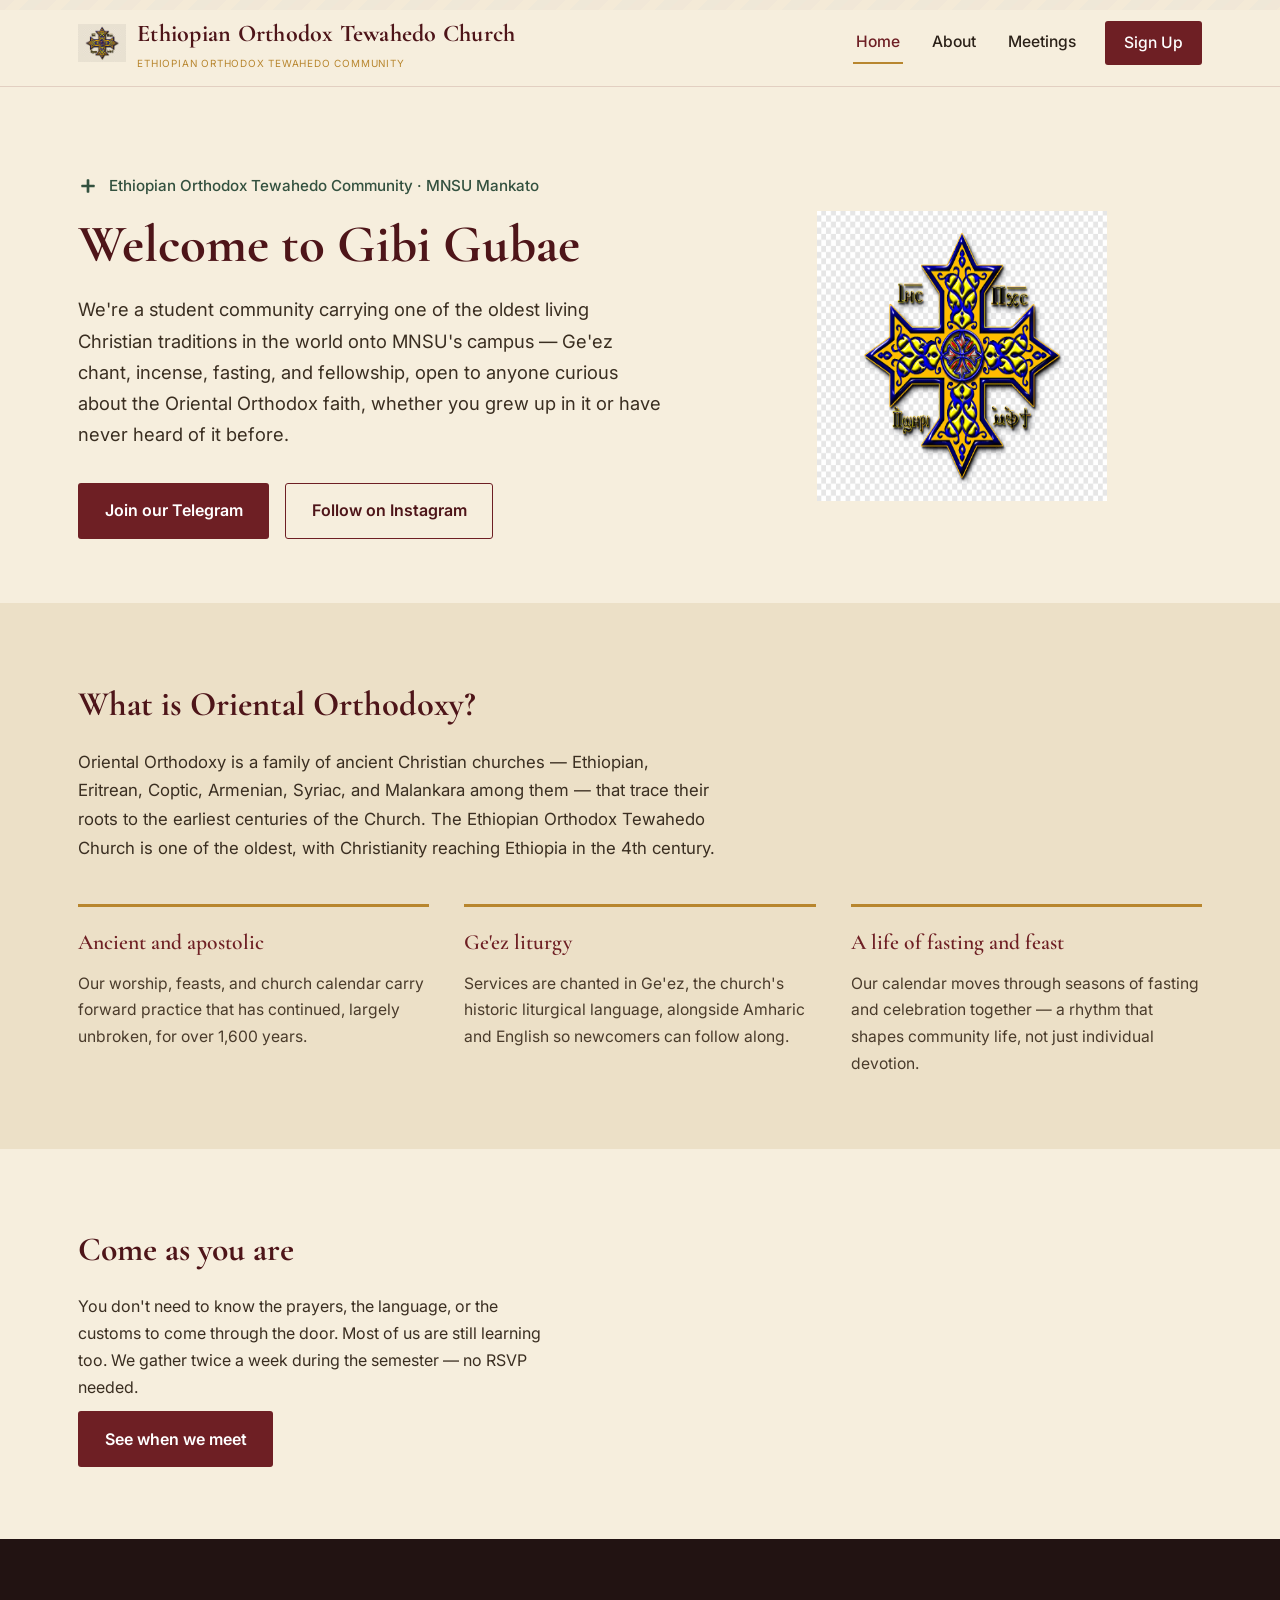
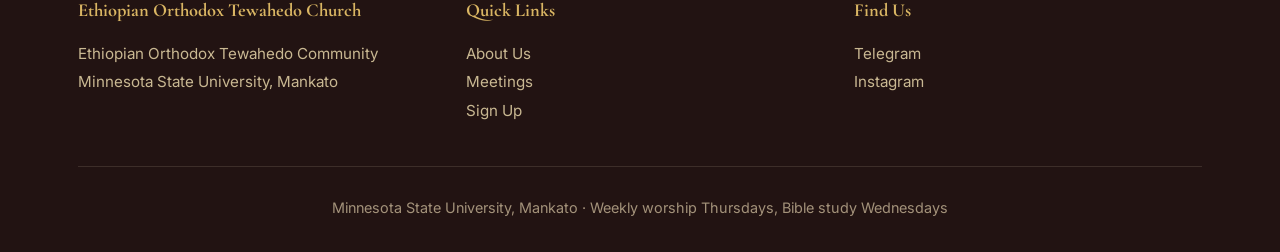
<file: index.html>
<!DOCTYPE html>
<html lang="en">
<head>
<meta charset="UTF-8">
<meta name="viewport" content="width=device-width, initial-scale=1.0">
<title>Home — Ethiopian Orthodox Tewahedo Community at MNSU</title>
<link rel="icon" href="image-1788378681880.png">
<link rel="preconnect" href="https://fonts.googleapis.com">
<link rel="preconnect" href="https://fonts.gstatic.com" crossorigin>
<link href="https://fonts.googleapis.com/css2?family=Cormorant+Garamond:ital,wght@0,500;0,600;0,700;1,500&family=Inter:wght@400;500;600&display=swap" rel="stylesheet">
<style>
:root{
  --parchment:#F6EEDD;
  --parchment-dark:#ECE0C7;
  --maroon:#6E1F24;
  --maroon-deep:#4E1519;
  --gold:#B8862E;
  --gold-light:#D9B563;
  --ink:#2B2118;
  --green:#33513F;
  --font-display:'Cormorant Garamond', Georgia, serif;
  --font-body:'Inter', Arial, sans-serif;
}
*{margin:0;padding:0;box-sizing:border-box;}
body{
  font-family:var(--font-body);
  color:var(--ink);
  background:var(--parchment);
  line-height:1.7;
}
.container{max-width:1180px;margin:0 auto;padding:0 28px;}

/* tibeb trim: a woven-band divider inspired by Habesha kemis trim patterns */
.tibeb{height:10px;background:repeating-linear-gradient(135deg,var(--maroon) 0 10px,var(--gold) 10px 20px,var(--green) 20px 30px);}

header{
  position:fixed;top:0;width:100%;z-index:1000;
  background:rgba(246,238,221,0.97);
  border-bottom:1px solid rgba(110,31,36,0.15);
}
nav{display:flex;align-items:center;justify-content:space-between;padding:0.9rem 0;}
.nav-left{display:flex;align-items:center;gap:0.7rem;text-decoration:none;}
.brand-text{font-family:var(--font-display);font-weight:700;font-size:1.5rem;color:var(--maroon-deep);letter-spacing:0.01em;}
.church-logo{width:48px;height:48px;object-fit:contain;mix-blend-mode:multiply;}
.brand-sub{display:block;font-family:var(--font-body);font-size:0.62rem;letter-spacing:0.08em;color:var(--gold);}
.nav-right{display:flex;align-items:center;gap:1.6rem;}
.nav-right a{
  color:var(--ink);font-weight:500;text-decoration:none;font-size:0.98rem;
  padding:0.4rem 0.2rem;border-bottom:2px solid transparent;transition:border-color 0.2s,color 0.2s;
}
.nav-right a:hover,.nav-right a.active{color:var(--maroon);border-color:var(--gold);}
.nav-right a.cta{
  background:var(--maroon);color:#fff;padding:0.55rem 1.2rem;border-radius:3px;border-bottom:none;
}
.nav-right a.cta:hover{background:var(--maroon-deep);color:#fff;}
.mobile-menu-toggle{display:none;flex-direction:column;background:none;border:none;cursor:pointer;padding:0.5rem;gap:5px;}
.mobile-menu-toggle span{width:24px;height:2px;background:var(--maroon-deep);border-radius:2px;}

main{margin-top:83px;}

/* hero */
.hero{padding:5rem 0 4rem;}
.hero .container{display:flex;align-items:center;gap:3.5rem;}
.hero-text{flex:1.1;}
.eyebrow-line{display:flex;align-items:center;gap:0.7rem;margin-bottom:1.1rem;color:var(--green);font-family:var(--font-body);font-size:0.95rem;font-weight:500;}
.eyebrow-line svg{flex-shrink:0;}
h1{
  font-family:var(--font-display);font-weight:700;font-size:3.3rem;line-height:1.08;
  color:var(--maroon-deep);margin-bottom:1.3rem;
}
.lede{font-size:1.15rem;color:#3a2e21;max-width:52ch;margin-bottom:2rem;}
.hero-links{display:flex;gap:1rem;flex-wrap:wrap;}
.btn{
  display:inline-flex;align-items:center;gap:0.55rem;
  padding:0.85rem 1.6rem;border-radius:3px;text-decoration:none;font-weight:600;font-size:1rem;
  border:1.5px solid transparent;transition:background 0.2s,color 0.2s,border-color 0.2s;
}
.btn-maroon{background:var(--maroon);color:#fff;}
.btn-maroon:hover{background:var(--maroon-deep);}
.btn-outline{background:transparent;border-color:var(--maroon);color:var(--maroon-deep);}
.btn-outline:hover{background:var(--maroon);color:#fff;}

.hero-art{flex:0.9;display:flex;justify-content:center;}
.cross-roundel{width:290px;height:290px;}

/* intro / what is oriental orthodoxy */
.intro{padding:4.5rem 0;background:var(--parchment-dark);}
.intro-head{max-width:64ch;margin-bottom:2.6rem;}
.intro-head h2{font-family:var(--font-display);font-weight:700;font-size:2.15rem;color:var(--maroon-deep);margin-bottom:0.9rem;}
.intro-head p{color:#3a2e21;font-size:1.05rem;}
.pillars{display:flex;gap:2.2rem;flex-wrap:wrap;}
.pillar{flex:1 1 260px;border-top:3px solid var(--gold);padding-top:1.1rem;}
.pillar h3{font-family:var(--font-display);font-weight:600;font-size:1.35rem;color:var(--maroon);margin-bottom:0.6rem;}
.pillar p{font-size:0.98rem;color:#4a3b2b;}

/* gather / meeting times */
.gather{padding:4.5rem 0;}
.gather .container{display:flex;gap:3rem;flex-wrap:wrap;align-items:flex-start;}
.gather-copy{flex:1 1 320px;}
.gather-copy h2{font-family:var(--font-display);font-weight:700;font-size:2.1rem;color:var(--maroon-deep);margin-bottom:0.9rem;}
.gather-copy p{color:#3a2e21;max-width:48ch;}
footer{background:#221312;color:#d8c9ab;padding:3.5rem 0 2rem;}
.footer-grid{display:grid;grid-template-columns:repeat(auto-fit,minmax(220px,1fr));gap:2.5rem;margin-bottom:2.5rem;}
.footer-col h3{font-family:var(--font-display);color:var(--gold-light);font-size:1.15rem;margin-bottom:0.8rem;}
.footer-col p,.footer-col a{color:#c9b892;text-decoration:none;font-size:0.95rem;line-height:1.9;}
.footer-col a:hover{color:var(--gold-light);}
.footer-bottom{text-align:center;padding-top:1.8rem;border-top:1px solid rgba(216,201,171,0.15);color:#a3927a;font-size:0.9rem;}

@media (max-width:900px){
  .hero .container{flex-direction:column;text-align:left;}
  .hero-art{order:-1;}
  .cross-roundel{width:200px;height:200px;}
}
@media (max-width:768px){
  .mobile-menu-toggle{display:flex;}
  .nav-right{
    position:absolute;top:100%;left:0;width:100%;background:var(--parchment);
    flex-direction:column;align-items:flex-start;gap:0;
    box-shadow:0 8px 20px rgba(0,0,0,0.08);
    transform:translateY(-120%);transition:transform 0.25s ease;padding:0.5rem 0;
  }
  .nav-right.active{transform:translateY(0);}
  .nav-right a{width:100%;padding:0.9rem 1.5rem;border-bottom:1px solid rgba(110,31,36,0.08);border-radius:0;}
  .nav-right a.cta{margin:0.7rem 1.5rem;width:calc(100% - 3rem);text-align:center;}
  main{margin-top:70px;}
  .church-logo{width:42px;height:42px;}
  h1{font-size:2.3rem;}
}
</style>
<link rel="stylesheet" href="mobile.css">
</head>
<body>
<header>
  <div class="container">
    <nav>
      <a href="index.html" class="nav-left">
          <img class="church-logo" src="image-1788378681880.png" alt="Ethiopian Orthodox Tewahedo cross">
        <span>
          <span class="brand-text">Ethiopian Orthodox Tewahedo Church</span>
          <span class="brand-sub">ETHIOPIAN ORTHODOX TEWAHEDO COMMUNITY</span>
        </span>
      </a>
      <button class="mobile-menu-toggle" onclick="toggleMobileMenu()"><span></span><span></span><span></span></button>
      <div class="nav-right">
        <a href="index.html" class="active">Home</a>
        <a href="about.html">About</a>
        <a href="events.html">Meetings</a>
        <a href="signup.html" class="cta">Sign Up</a>
      </div>
    </nav>
  </div>
</header>
<div class="tibeb"></div>

<main>
  <section class="hero">
    <div class="container">
      <div class="hero-text">
        <div class="eyebrow-line">
          <svg width="20" height="20" viewBox="0 0 60 60"><rect x="26" y="10" width="8" height="40" rx="2" fill="#33513F"/><rect x="10" y="26" width="40" height="8" rx="2" fill="#33513F"/></svg>
          Ethiopian Orthodox Tewahedo Community · MNSU Mankato
        </div>
        <h1>Welcome to Gibi Gubae</h1>
        <p class="lede">We're a student community carrying one of the oldest living Christian traditions in the world onto MNSU's campus — Ge'ez chant, incense, fasting, and fellowship, open to anyone curious about the Oriental Orthodox faith, whether you grew up in it or have never heard of it before.</p>
        <div class="hero-links">
          <a class="btn btn-maroon" href="https://t.me/MNSUGibigubae" target="_blank" rel="noopener">Join our Telegram</a>
          <a class="btn btn-outline" href="https://www.instagram.com/ethiopian_orthodox_community_/" target="_blank" rel="noopener">Follow on Instagram</a>
        </div>
      </div>
      <div class="hero-art">
        <img class="cross-roundel" src="image-1788378681880.png" alt="Ethiopian Orthodox Tewahedo cross">
      </div>
    </div>
  </section>

  <section class="intro">
    <div class="container">
      <div class="intro-head">
        <h2>What is Oriental Orthodoxy?</h2>
        <p>Oriental Orthodoxy is a family of ancient Christian churches — Ethiopian, Eritrean, Coptic, Armenian, Syriac, and Malankara among them — that trace their roots to the earliest centuries of the Church. The Ethiopian Orthodox Tewahedo Church is one of the oldest, with Christianity reaching Ethiopia in the 4th century.</p>
      </div>
      <div class="pillars">
        <div class="pillar">
          <h3>Ancient and apostolic</h3>
          <p>Our worship, feasts, and church calendar carry forward practice that has continued, largely unbroken, for over 1,600 years.</p>
        </div>
        <div class="pillar">
          <h3>Ge'ez liturgy</h3>
          <p>Services are chanted in Ge'ez, the church's historic liturgical language, alongside Amharic and English so newcomers can follow along.</p>
        </div>
        <div class="pillar">
          <h3>A life of fasting and feast</h3>
          <p>Our calendar moves through seasons of fasting and celebration together — a rhythm that shapes community life, not just individual devotion.</p>
        </div>
      </div>
    </div>
  </section>

  <section class="gather">
    <div class="container">
      <div class="gather-copy">
        <h2>Come as you are</h2>
        <p>You don't need to know the prayers, the language, or the customs to come through the door. Most of us are still learning too. We gather twice a week during the semester — no RSVP needed.</p>
        <a class="btn btn-maroon" href="events.html" style="margin-top:0.6rem;">See when we meet</a>
      </div>
    </div>
  </section>
</main>

<footer>
  <div class="container">
    <div class="footer-grid">
      <div class="footer-col">
        <h3>Ethiopian Orthodox Tewahedo Church</h3>
        <p>Ethiopian Orthodox Tewahedo Community<br>Minnesota State University, Mankato</p>
      </div>
      <div class="footer-col">
        <h3>Quick Links</h3>
        <p><a href="about.html">About Us</a></p>
        <p><a href="events.html">Meetings</a></p>
        <p><a href="signup.html">Sign Up</a></p>
      </div>
      <div class="footer-col">
        <h3>Find Us</h3>
        <p><a href="https://t.me/MNSUGibigubae" target="_blank" rel="noopener">Telegram</a></p>
        <p><a href="https://www.instagram.com/ethiopian_orthodox_community_/" target="_blank" rel="noopener">Instagram</a></p>
      </div>
    </div>
    <div class="footer-bottom">
      <p>Minnesota State University, Mankato · Weekly worship Thursdays, Bible study Wednesdays</p>
    </div>
  </div>
</footer>

<script>
function toggleMobileMenu(){
  document.querySelector('.nav-right').classList.toggle('active');
  document.querySelector('.mobile-menu-toggle').classList.toggle('active');
}
document.addEventListener('click', function(e){
  const nav = document.querySelector('nav');
  const navRight = document.querySelector('.nav-right');
  if(!nav.contains(e.target) && navRight.classList.contains('active')){
    navRight.classList.remove('active');
    document.querySelector('.mobile-menu-toggle').classList.remove('active');
  }
});
document.querySelectorAll('.nav-right a').forEach(link=>{
  link.addEventListener('click', ()=>{
    document.querySelector('.nav-right').classList.remove('active');
    document.querySelector('.mobile-menu-toggle').classList.remove('active');
  });
});
</script>
</body>
</html>
</file>
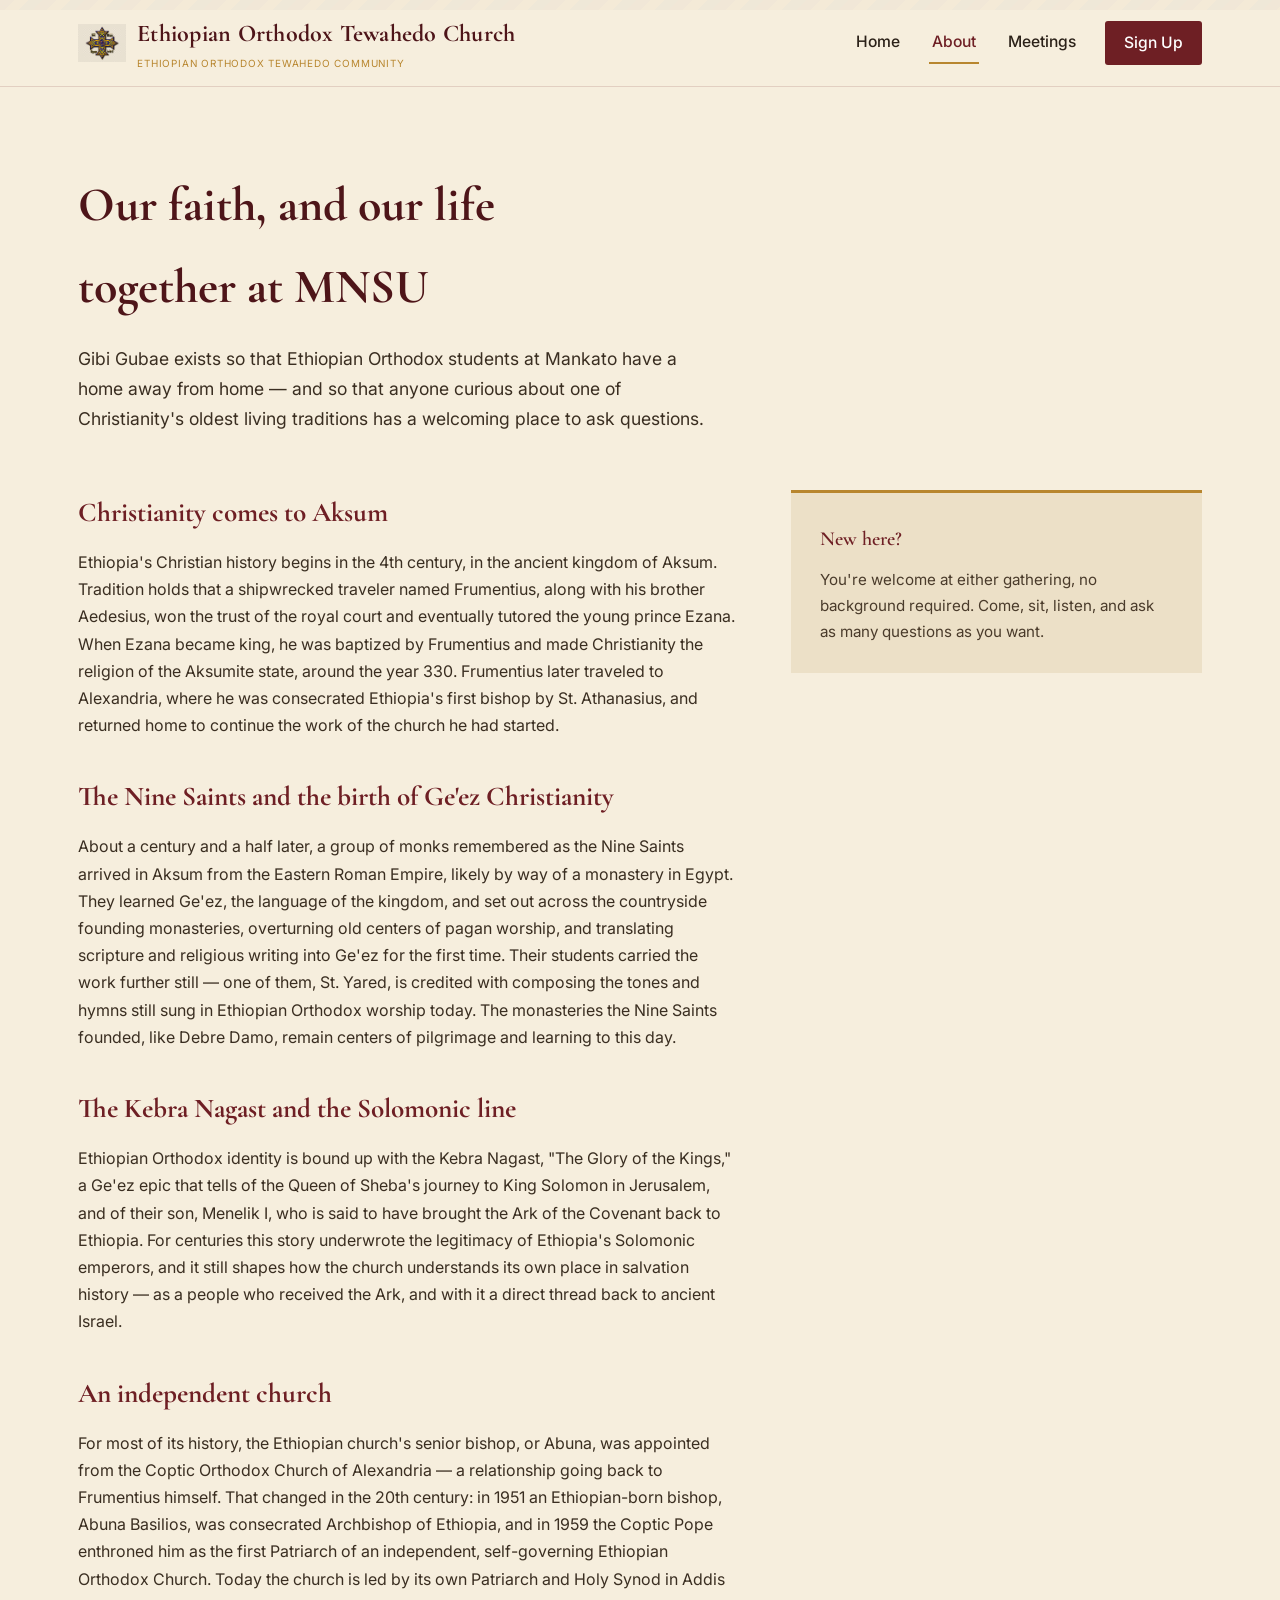
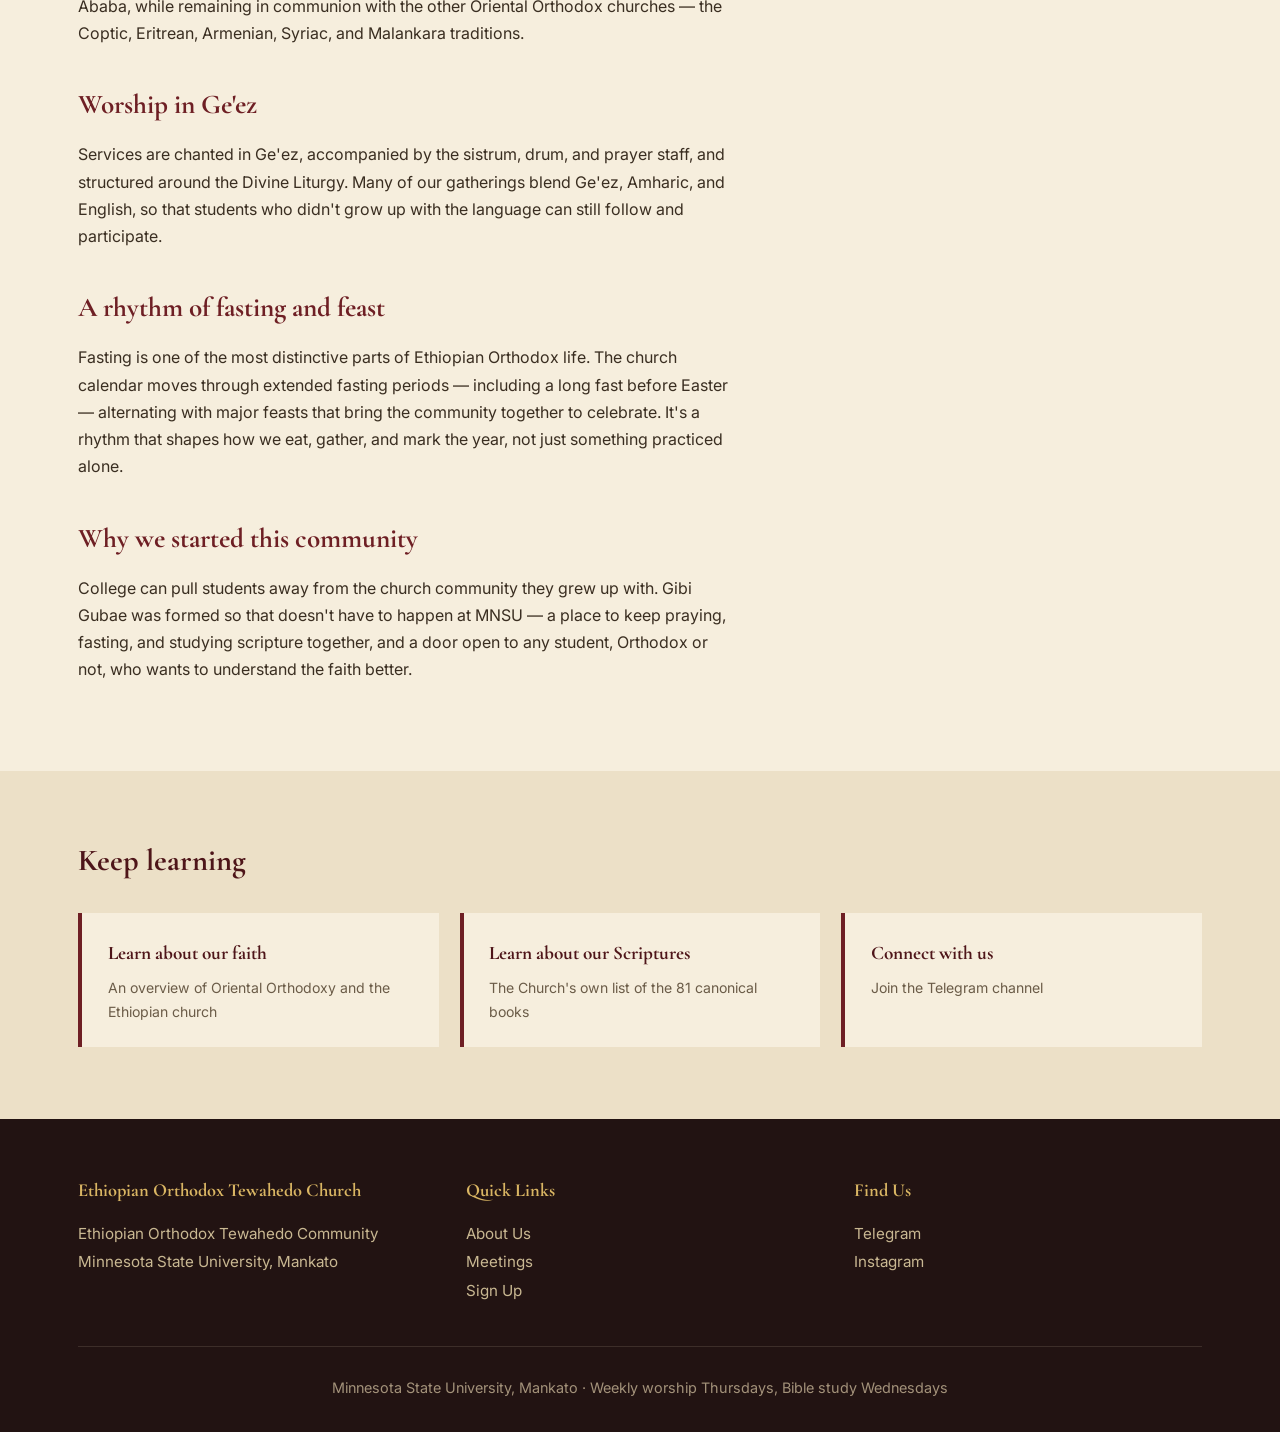
<file: about.html>
<!DOCTYPE html>
<html lang="en">
<head>
<meta charset="UTF-8">
<meta name="viewport" content="width=device-width, initial-scale=1.0">
<title>About — Ethiopian Orthodox Tewahedo Community at MNSU</title>
<link rel="icon" href="image-1788378681880.png">
<link rel="preconnect" href="https://fonts.googleapis.com">
<link rel="preconnect" href="https://fonts.gstatic.com" crossorigin>
<link href="https://fonts.googleapis.com/css2?family=Cormorant+Garamond:ital,wght@0,500;0,600;0,700;1,500&family=Inter:wght@400;500;600&display=swap" rel="stylesheet">
<style>
:root{
  --parchment:#F6EEDD;--parchment-dark:#ECE0C7;--maroon:#6E1F24;--maroon-deep:#4E1519;
  --gold:#B8862E;--gold-light:#D9B563;--ink:#2B2118;--green:#33513F;
  --font-display:'Cormorant Garamond', Georgia, serif;--font-body:'Inter', Arial, sans-serif;
}
*{margin:0;padding:0;box-sizing:border-box;}
body{font-family:var(--font-body);color:var(--ink);background:var(--parchment);line-height:1.7;}
.container{max-width:1180px;margin:0 auto;padding:0 28px;}
.tibeb{height:10px;background:repeating-linear-gradient(135deg,var(--maroon) 0 10px,var(--gold) 10px 20px,var(--green) 20px 30px);}
header{position:fixed;top:0;width:100%;z-index:1000;background:rgba(246,238,221,0.97);border-bottom:1px solid rgba(110,31,36,0.15);}
nav{display:flex;align-items:center;justify-content:space-between;padding:0.9rem 0;}
.nav-left{display:flex;align-items:center;gap:0.7rem;text-decoration:none;}
.brand-text{font-family:var(--font-display);font-weight:700;font-size:1.5rem;color:var(--maroon-deep);letter-spacing:0.01em;}
.church-logo{width:48px;height:48px;object-fit:contain;mix-blend-mode:multiply;}
.brand-sub{display:block;font-family:var(--font-body);font-size:0.62rem;letter-spacing:0.08em;color:var(--gold);}
.nav-right{display:flex;align-items:center;gap:1.6rem;}
.nav-right a{color:var(--ink);font-weight:500;text-decoration:none;font-size:0.98rem;padding:0.4rem 0.2rem;border-bottom:2px solid transparent;transition:border-color 0.2s,color 0.2s;}
.nav-right a:hover,.nav-right a.active{color:var(--maroon);border-color:var(--gold);}
.nav-right a.cta{background:var(--maroon);color:#fff;padding:0.55rem 1.2rem;border-radius:3px;border-bottom:none;}
.nav-right a.cta:hover{background:var(--maroon-deep);color:#fff;}
.mobile-menu-toggle{display:none;flex-direction:column;background:none;border:none;cursor:pointer;padding:0.5rem;gap:5px;}
.mobile-menu-toggle span{width:24px;height:2px;background:var(--maroon-deep);border-radius:2px;}
main{margin-top:83px;}

.page-head{padding:4.5rem 0 2.5rem;}
.page-head h1{font-family:var(--font-display);font-weight:700;font-size:3rem;color:var(--maroon-deep);margin-bottom:1rem;max-width:20ch;}
.page-head p{font-size:1.1rem;color:#3a2e21;max-width:58ch;}

.article{padding:1rem 0 4.5rem;}
.article .container{display:flex;gap:3.5rem;flex-wrap:wrap;}
.article-main{flex:1.6 1 480px;}
.article-main h2{font-family:var(--font-display);font-weight:700;font-size:1.7rem;color:var(--maroon);margin:2.2rem 0 0.8rem;}
.article-main h2:first-child{margin-top:0;}
.article-main p{color:#3a2e21;margin-bottom:1rem;max-width:66ch;}

.side{flex:1 1 300px;}
.side-box{background:var(--parchment-dark);border-top:3px solid var(--gold);padding:1.8rem;margin-bottom:1.8rem;}
.side-box h3{font-family:var(--font-display);font-weight:600;font-size:1.25rem;color:var(--maroon);margin-bottom:0.7rem;}
.side-box p{font-size:0.95rem;color:#4a3b2b;}
.side-box a{color:var(--maroon);font-weight:600;text-decoration:none;}
.side-box a:hover{text-decoration:underline;}

.learn-more{background:var(--parchment-dark);padding:4rem 0 4.5rem;}
.learn-more h2{font-family:var(--font-display);font-weight:700;font-size:1.9rem;color:var(--maroon-deep);margin-bottom:1.6rem;}
.learn-links{display:flex;gap:1.3rem;flex-wrap:wrap;}
.learn-btn{
  flex:1 1 240px;display:flex;flex-direction:column;gap:0.4rem;
  background:var(--parchment);border-left:4px solid var(--maroon);padding:1.5rem 1.6rem;
  text-decoration:none;transition:border-color 0.2s,background 0.2s;
}
.learn-btn:hover{border-color:var(--gold);background:#fbf5e6;}
.learn-btn-title{font-family:var(--font-display);font-weight:700;font-size:1.2rem;color:var(--maroon-deep);}
.learn-btn-sub{font-size:0.88rem;color:#6b5c48;}

footer{background:#221312;color:#d8c9ab;padding:3.5rem 0 2rem;}
.footer-grid{display:grid;grid-template-columns:repeat(auto-fit,minmax(220px,1fr));gap:2.5rem;margin-bottom:2.5rem;}
.footer-col h3{font-family:var(--font-display);color:var(--gold-light);font-size:1.15rem;margin-bottom:0.8rem;}
.footer-col p,.footer-col a{color:#c9b892;text-decoration:none;font-size:0.95rem;line-height:1.9;}
.footer-col a:hover{color:var(--gold-light);}
.footer-bottom{text-align:center;padding-top:1.8rem;border-top:1px solid rgba(216,201,171,0.15);color:#a3927a;font-size:0.9rem;}

@media (max-width:768px){
  .mobile-menu-toggle{display:flex;}
  .nav-right{position:absolute;top:100%;left:0;width:100%;background:var(--parchment);flex-direction:column;align-items:flex-start;gap:0;box-shadow:0 8px 20px rgba(0,0,0,0.08);transform:translateY(-120%);transition:transform 0.25s ease;padding:0.5rem 0;}
  .nav-right.active{transform:translateY(0);}
  .nav-right a{width:100%;padding:0.9rem 1.5rem;border-bottom:1px solid rgba(110,31,36,0.08);border-radius:0;}
  .nav-right a.cta{margin:0.7rem 1.5rem;width:calc(100% - 3rem);text-align:center;}
  main{margin-top:70px;}
  .church-logo{width:42px;height:42px;}
  .page-head h1{font-size:2.2rem;}
}
</style>
<link rel="stylesheet" href="mobile.css">
</head>
<body>
<header>
  <div class="container">
    <nav>
      <a href="index.html" class="nav-left">
        <img class="church-logo" src="image-1788378681880.png" alt="Ethiopian Orthodox Tewahedo cross">
        <span>
          <span class="brand-text">Ethiopian Orthodox Tewahedo Church</span>
          <span class="brand-sub">ETHIOPIAN ORTHODOX TEWAHEDO COMMUNITY</span>
        </span>
      </a>
      <button class="mobile-menu-toggle" onclick="toggleMobileMenu()"><span></span><span></span><span></span></button>
      <div class="nav-right">
        <a href="index.html">Home</a>
        <a href="about.html" class="active">About</a>
        <a href="events.html">Meetings</a>
        <a href="signup.html" class="cta">Sign Up</a>
      </div>
    </nav>
  </div>
</header>
<div class="tibeb"></div>

<main>
  <section class="page-head">
    <div class="container">
      <h1>Our faith, and our life together at MNSU</h1>
      <p>Gibi Gubae exists so that Ethiopian Orthodox students at Mankato have a home away from home — and so that anyone curious about one of Christianity's oldest living traditions has a welcoming place to ask questions.</p>
    </div>
  </section>

  <section class="article">
    <div class="container">
      <div class="article-main">
        <h2>Christianity comes to Aksum</h2>
        <p>Ethiopia's Christian history begins in the 4th century, in the ancient kingdom of Aksum. Tradition holds that a shipwrecked traveler named Frumentius, along with his brother Aedesius, won the trust of the royal court and eventually tutored the young prince Ezana. When Ezana became king, he was baptized by Frumentius and made Christianity the religion of the Aksumite state, around the year 330. Frumentius later traveled to Alexandria, where he was consecrated Ethiopia's first bishop by St. Athanasius, and returned home to continue the work of the church he had started.</p>

        <h2>The Nine Saints and the birth of Ge'ez Christianity</h2>
        <p>About a century and a half later, a group of monks remembered as the Nine Saints arrived in Aksum from the Eastern Roman Empire, likely by way of a monastery in Egypt. They learned Ge'ez, the language of the kingdom, and set out across the countryside founding monasteries, overturning old centers of pagan worship, and translating scripture and religious writing into Ge'ez for the first time. Their students carried the work further still — one of them, St. Yared, is credited with composing the tones and hymns still sung in Ethiopian Orthodox worship today. The monasteries the Nine Saints founded, like Debre Damo, remain centers of pilgrimage and learning to this day.</p>

        <h2>The Kebra Nagast and the Solomonic line</h2>
        <p>Ethiopian Orthodox identity is bound up with the Kebra Nagast, "The Glory of the Kings," a Ge'ez epic that tells of the Queen of Sheba's journey to King Solomon in Jerusalem, and of their son, Menelik I, who is said to have brought the Ark of the Covenant back to Ethiopia. For centuries this story underwrote the legitimacy of Ethiopia's Solomonic emperors, and it still shapes how the church understands its own place in salvation history — as a people who received the Ark, and with it a direct thread back to ancient Israel.</p>

        <h2>An independent church</h2>
        <p>For most of its history, the Ethiopian church's senior bishop, or Abuna, was appointed from the Coptic Orthodox Church of Alexandria — a relationship going back to Frumentius himself. That changed in the 20th century: in 1951 an Ethiopian-born bishop, Abuna Basilios, was consecrated Archbishop of Ethiopia, and in 1959 the Coptic Pope enthroned him as the first Patriarch of an independent, self-governing Ethiopian Orthodox Church. Today the church is led by its own Patriarch and Holy Synod in Addis Ababa, while remaining in communion with the other Oriental Orthodox churches — the Coptic, Eritrean, Armenian, Syriac, and Malankara traditions.</p>

        <h2>Worship in Ge'ez</h2>
        <p>Services are chanted in Ge'ez, accompanied by the sistrum, drum, and prayer staff, and structured around the Divine Liturgy. Many of our gatherings blend Ge'ez, Amharic, and English, so that students who didn't grow up with the language can still follow and participate.</p>

        <h2>A rhythm of fasting and feast</h2>
        <p>Fasting is one of the most distinctive parts of Ethiopian Orthodox life. The church calendar moves through extended fasting periods — including a long fast before Easter — alternating with major feasts that bring the community together to celebrate. It's a rhythm that shapes how we eat, gather, and mark the year, not just something practiced alone.</p>

        <h2>Why we started this community</h2>
        <p>College can pull students away from the church community they grew up with. Gibi Gubae was formed so that doesn't have to happen at MNSU — a place to keep praying, fasting, and studying scripture together, and a door open to any student, Orthodox or not, who wants to understand the faith better.</p>
      </div>

      <div class="side">
        <div class="side-box">
          <h3>New here?</h3>
          <p>You're welcome at either gathering, no background required. Come, sit, listen, and ask as many questions as you want.</p>
        </div>
      </div>
    </div>
  </section>

  <section class="learn-more">
    <div class="container">
      <h2>Keep learning</h2>
      <div class="learn-links">
        <a class="learn-btn" href="https://en.wikipedia.org/wiki/Ethiopian_Orthodox_Tewahedo_Church" target="_blank" rel="noopener">
          <span class="learn-btn-title">Learn about our faith</span>
          <span class="learn-btn-sub">An overview of Oriental Orthodoxy and the Ethiopian church</span>
        </a>
        <a class="learn-btn" href="https://www.ethiopianorthodox.org/english/canonical/books.html" target="_blank" rel="noopener">
          <span class="learn-btn-title">Learn about our Scriptures</span>
          <span class="learn-btn-sub">The Church's own list of the 81 canonical books</span>
        </a>
        <a class="learn-btn" href="https://t.me/MNSUGibigubae" target="_blank" rel="noopener">
          <span class="learn-btn-title">Connect with us</span>
          <span class="learn-btn-sub">Join the Telegram channel</span>
        </a>
      </div>
    </div>
  </section>
</main>

<footer>
  <div class="container">
    <div class="footer-grid">
      <div class="footer-col">
        <h3>Ethiopian Orthodox Tewahedo Church</h3>
        <p>Ethiopian Orthodox Tewahedo Community<br>Minnesota State University, Mankato</p>
      </div>
      <div class="footer-col">
        <h3>Quick Links</h3>
        <p><a href="about.html">About Us</a></p>
        <p><a href="events.html">Meetings</a></p>
        <p><a href="signup.html">Sign Up</a></p>
      </div>
      <div class="footer-col">
        <h3>Find Us</h3>
        <p><a href="https://t.me/MNSUGibigubae" target="_blank" rel="noopener">Telegram</a></p>
        <p><a href="https://www.instagram.com/ethiopian_orthodox_community_/" target="_blank" rel="noopener">Instagram</a></p>
      </div>
    </div>
    <div class="footer-bottom">
      <p>Minnesota State University, Mankato · Weekly worship Thursdays, Bible study Wednesdays</p>
    </div>
  </div>
</footer>

<script>
function toggleMobileMenu(){
  document.querySelector('.nav-right').classList.toggle('active');
  document.querySelector('.mobile-menu-toggle').classList.toggle('active');
}
document.addEventListener('click', function(e){
  const nav = document.querySelector('nav');
  const navRight = document.querySelector('.nav-right');
  if(!nav.contains(e.target) && navRight.classList.contains('active')){
    navRight.classList.remove('active');
    document.querySelector('.mobile-menu-toggle').classList.remove('active');
  }
});
document.querySelectorAll('.nav-right a').forEach(link=>{
  link.addEventListener('click', ()=>{
    document.querySelector('.nav-right').classList.remove('active');
    document.querySelector('.mobile-menu-toggle').classList.remove('active');
  });
});
</script>
</body>
</html>
</file>
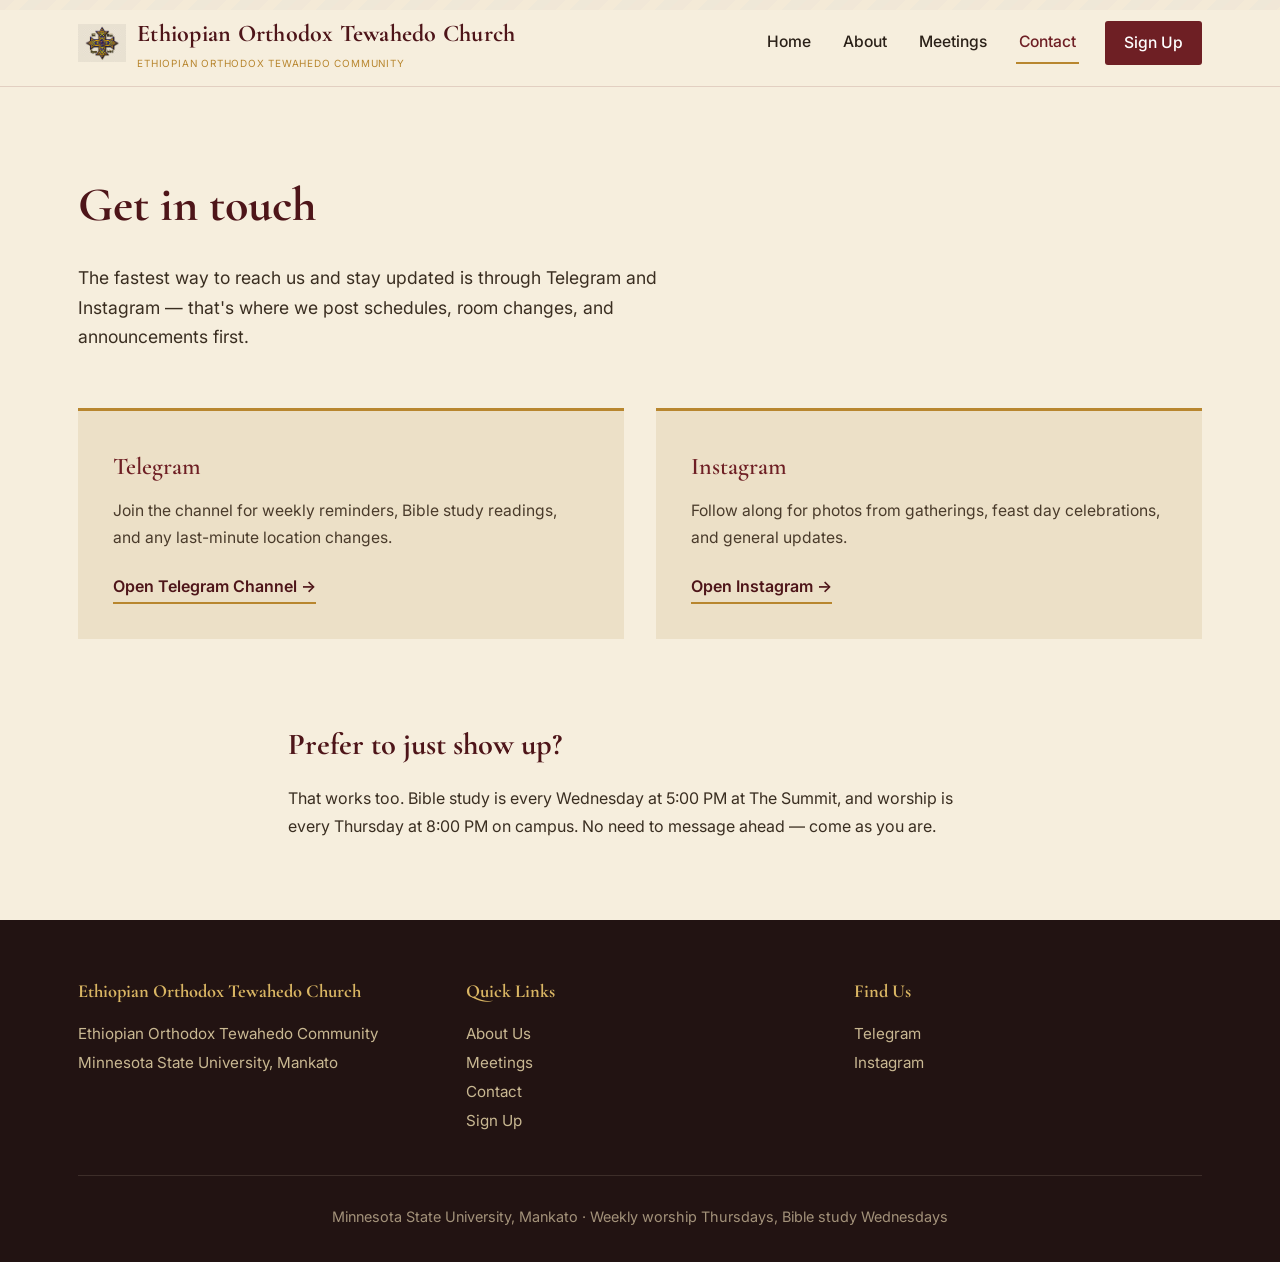
<file: contact.html>
<!DOCTYPE html>
<html lang="en">
<head>
<meta charset="UTF-8">
<meta name="viewport" content="width=device-width, initial-scale=1.0">
<title>Contact — Ethiopian Orthodox Tewahedo Community at MNSU</title>
<link rel="icon" href="image-1788378681880.png">
<link rel="preconnect" href="https://fonts.googleapis.com">
<link rel="preconnect" href="https://fonts.gstatic.com" crossorigin>
<link href="https://fonts.googleapis.com/css2?family=Cormorant+Garamond:ital,wght@0,500;0,600;0,700;1,500&family=Inter:wght@400;500;600&display=swap" rel="stylesheet">
<style>
:root{
  --parchment:#F6EEDD;--parchment-dark:#ECE0C7;--maroon:#6E1F24;--maroon-deep:#4E1519;
  --gold:#B8862E;--gold-light:#D9B563;--ink:#2B2118;--green:#33513F;
  --font-display:'Cormorant Garamond', Georgia, serif;--font-body:'Inter', Arial, sans-serif;
}
*{margin:0;padding:0;box-sizing:border-box;}
body{font-family:var(--font-body);color:var(--ink);background:var(--parchment);line-height:1.7;}
.container{max-width:1180px;margin:0 auto;padding:0 28px;}
.tibeb{height:10px;background:repeating-linear-gradient(135deg,var(--maroon) 0 10px,var(--gold) 10px 20px,var(--green) 20px 30px);}
header{position:fixed;top:0;width:100%;z-index:1000;background:rgba(246,238,221,0.97);border-bottom:1px solid rgba(110,31,36,0.15);}
nav{display:flex;align-items:center;justify-content:space-between;padding:0.9rem 0;}
.nav-left{display:flex;align-items:center;gap:0.7rem;text-decoration:none;}
.brand-text{font-family:var(--font-display);font-weight:700;font-size:1.5rem;color:var(--maroon-deep);letter-spacing:0.01em;}
.church-logo{width:48px;height:48px;object-fit:contain;mix-blend-mode:multiply;}
.brand-sub{display:block;font-family:var(--font-body);font-size:0.62rem;letter-spacing:0.08em;color:var(--gold);}
.nav-right{display:flex;align-items:center;gap:1.6rem;}
.nav-right a{color:var(--ink);font-weight:500;text-decoration:none;font-size:0.98rem;padding:0.4rem 0.2rem;border-bottom:2px solid transparent;transition:border-color 0.2s,color 0.2s;}
.nav-right a:hover,.nav-right a.active{color:var(--maroon);border-color:var(--gold);}
.nav-right a.cta{background:var(--maroon);color:#fff;padding:0.55rem 1.2rem;border-radius:3px;border-bottom:none;}
.nav-right a.cta:hover{background:var(--maroon-deep);color:#fff;}
.mobile-menu-toggle{display:none;flex-direction:column;background:none;border:none;cursor:pointer;padding:0.5rem;gap:5px;}
.mobile-menu-toggle span{width:24px;height:2px;background:var(--maroon-deep);border-radius:2px;}
main{margin-top:83px;}

.page-head{padding:4.5rem 0 2.5rem;}
.page-head h1{font-family:var(--font-display);font-weight:700;font-size:3rem;color:var(--maroon-deep);margin-bottom:1rem;max-width:20ch;}
.page-head p{font-size:1.1rem;color:#3a2e21;max-width:56ch;}

.reach{padding:1rem 0 5rem;}
.reach-grid{display:flex;gap:2rem;flex-wrap:wrap;}
.reach-card{
  flex:1 1 320px;background:var(--parchment-dark);border-top:3px solid var(--gold);padding:2.2rem;
}
.reach-card h3{font-family:var(--font-display);font-weight:600;font-size:1.5rem;color:var(--maroon);margin-bottom:0.7rem;}
.reach-card p{color:#4a3b2b;margin-bottom:1.3rem;font-size:0.98rem;}
.reach-card a.link-btn{
  display:inline-flex;align-items:center;gap:0.5rem;color:var(--maroon-deep);font-weight:600;text-decoration:none;border-bottom:2px solid var(--gold);padding-bottom:0.15rem;
}
.reach-card a.link-btn:hover{color:var(--maroon);}

.visit{padding:0 0 5rem;}
.visit .container{max-width:760px;}
.visit h2{font-family:var(--font-display);font-weight:700;font-size:1.9rem;color:var(--maroon-deep);margin-bottom:0.9rem;}
.visit p{color:#3a2e21;}

footer{background:#221312;color:#d8c9ab;padding:3.5rem 0 2rem;}
.footer-grid{display:grid;grid-template-columns:repeat(auto-fit,minmax(220px,1fr));gap:2.5rem;margin-bottom:2.5rem;}
.footer-col h3{font-family:var(--font-display);color:var(--gold-light);font-size:1.15rem;margin-bottom:0.8rem;}
.footer-col p,.footer-col a{color:#c9b892;text-decoration:none;font-size:0.95rem;line-height:1.9;}
.footer-col a:hover{color:var(--gold-light);}
.footer-bottom{text-align:center;padding-top:1.8rem;border-top:1px solid rgba(216,201,171,0.15);color:#a3927a;font-size:0.9rem;}

@media (max-width:768px){
  .mobile-menu-toggle{display:flex;}
  .nav-right{position:absolute;top:100%;left:0;width:100%;background:var(--parchment);flex-direction:column;align-items:flex-start;gap:0;box-shadow:0 8px 20px rgba(0,0,0,0.08);transform:translateY(-120%);transition:transform 0.25s ease;padding:0.5rem 0;}
  .nav-right.active{transform:translateY(0);}
  .nav-right a{width:100%;padding:0.9rem 1.5rem;border-bottom:1px solid rgba(110,31,36,0.08);border-radius:0;}
  .nav-right a.cta{margin:0.7rem 1.5rem;width:calc(100% - 3rem);text-align:center;}
  main{margin-top:70px;}
  .church-logo{width:42px;height:42px;}
  .page-head h1{font-size:2.2rem;}
}
</style>
<link rel="stylesheet" href="mobile.css">
</head>
<body>
<header>
  <div class="container">
    <nav>
      <a href="index.html" class="nav-left">
        <img class="church-logo" src="image-1788378681880.png" alt="Ethiopian Orthodox Tewahedo cross">
        <span>
          <span class="brand-text">Ethiopian Orthodox Tewahedo Church</span>
          <span class="brand-sub">ETHIOPIAN ORTHODOX TEWAHEDO COMMUNITY</span>
        </span>
      </a>
      <button class="mobile-menu-toggle" onclick="toggleMobileMenu()"><span></span><span></span><span></span></button>
      <div class="nav-right">
        <a href="index.html">Home</a>
        <a href="about.html">About</a>
        <a href="events.html">Meetings</a>
        <a href="contact.html" class="active">Contact</a>
        <a href="signup.html" class="cta">Sign Up</a>
      </div>
    </nav>
  </div>
</header>
<div class="tibeb"></div>

<main>
  <section class="page-head">
    <div class="container">
      <h1>Get in touch</h1>
      <p>The fastest way to reach us and stay updated is through Telegram and Instagram — that's where we post schedules, room changes, and announcements first.</p>
    </div>
  </section>

  <section class="reach">
    <div class="container">
      <div class="reach-grid">
        <div class="reach-card">
          <h3>Telegram</h3>
          <p>Join the channel for weekly reminders, Bible study readings, and any last-minute location changes.</p>
          <a class="link-btn" href="https://t.me/MNSUGibigubae" target="_blank" rel="noopener">Open Telegram Channel →</a>
        </div>
        <div class="reach-card">
          <h3>Instagram</h3>
          <p>Follow along for photos from gatherings, feast day celebrations, and general updates.</p>
          <a class="link-btn" href="https://www.instagram.com/ethiopian_orthodox_community_/" target="_blank" rel="noopener">Open Instagram →</a>
        </div>
      </div>
    </div>
  </section>

  <section class="visit">
    <div class="container">
      <h2>Prefer to just show up?</h2>
      <p>That works too. Bible study is every Wednesday at 5:00 PM at The Summit, and worship is every Thursday at 8:00 PM on campus. No need to message ahead — come as you are.</p>
    </div>
  </section>
</main>

<footer>
  <div class="container">
    <div class="footer-grid">
      <div class="footer-col">
        <h3>Ethiopian Orthodox Tewahedo Church</h3>
        <p>Ethiopian Orthodox Tewahedo Community<br>Minnesota State University, Mankato</p>
      </div>
      <div class="footer-col">
        <h3>Quick Links</h3>
        <p><a href="about.html">About Us</a></p>
        <p><a href="events.html">Meetings</a></p>
        <p><a href="contact.html">Contact</a></p>
        <p><a href="signup.html">Sign Up</a></p>
      </div>
      <div class="footer-col">
        <h3>Find Us</h3>
        <p><a href="https://t.me/MNSUGibigubae" target="_blank" rel="noopener">Telegram</a></p>
        <p><a href="https://www.instagram.com/ethiopian_orthodox_community_/" target="_blank" rel="noopener">Instagram</a></p>
      </div>
    </div>
    <div class="footer-bottom">
      <p>Minnesota State University, Mankato · Weekly worship Thursdays, Bible study Wednesdays</p>
    </div>
  </div>
</footer>

<script>
function toggleMobileMenu(){
  document.querySelector('.nav-right').classList.toggle('active');
  document.querySelector('.mobile-menu-toggle').classList.toggle('active');
}
document.addEventListener('click', function(e){
  const nav = document.querySelector('nav');
  const navRight = document.querySelector('.nav-right');
  if(!nav.contains(e.target) && navRight.classList.contains('active')){
    navRight.classList.remove('active');
    document.querySelector('.mobile-menu-toggle').classList.remove('active');
  }
});
document.querySelectorAll('.nav-right a').forEach(link=>{
  link.addEventListener('click', ()=>{
    document.querySelector('.nav-right').classList.remove('active');
    document.querySelector('.mobile-menu-toggle').classList.remove('active');
  });
});
</script>
</body>
</html>
</file>
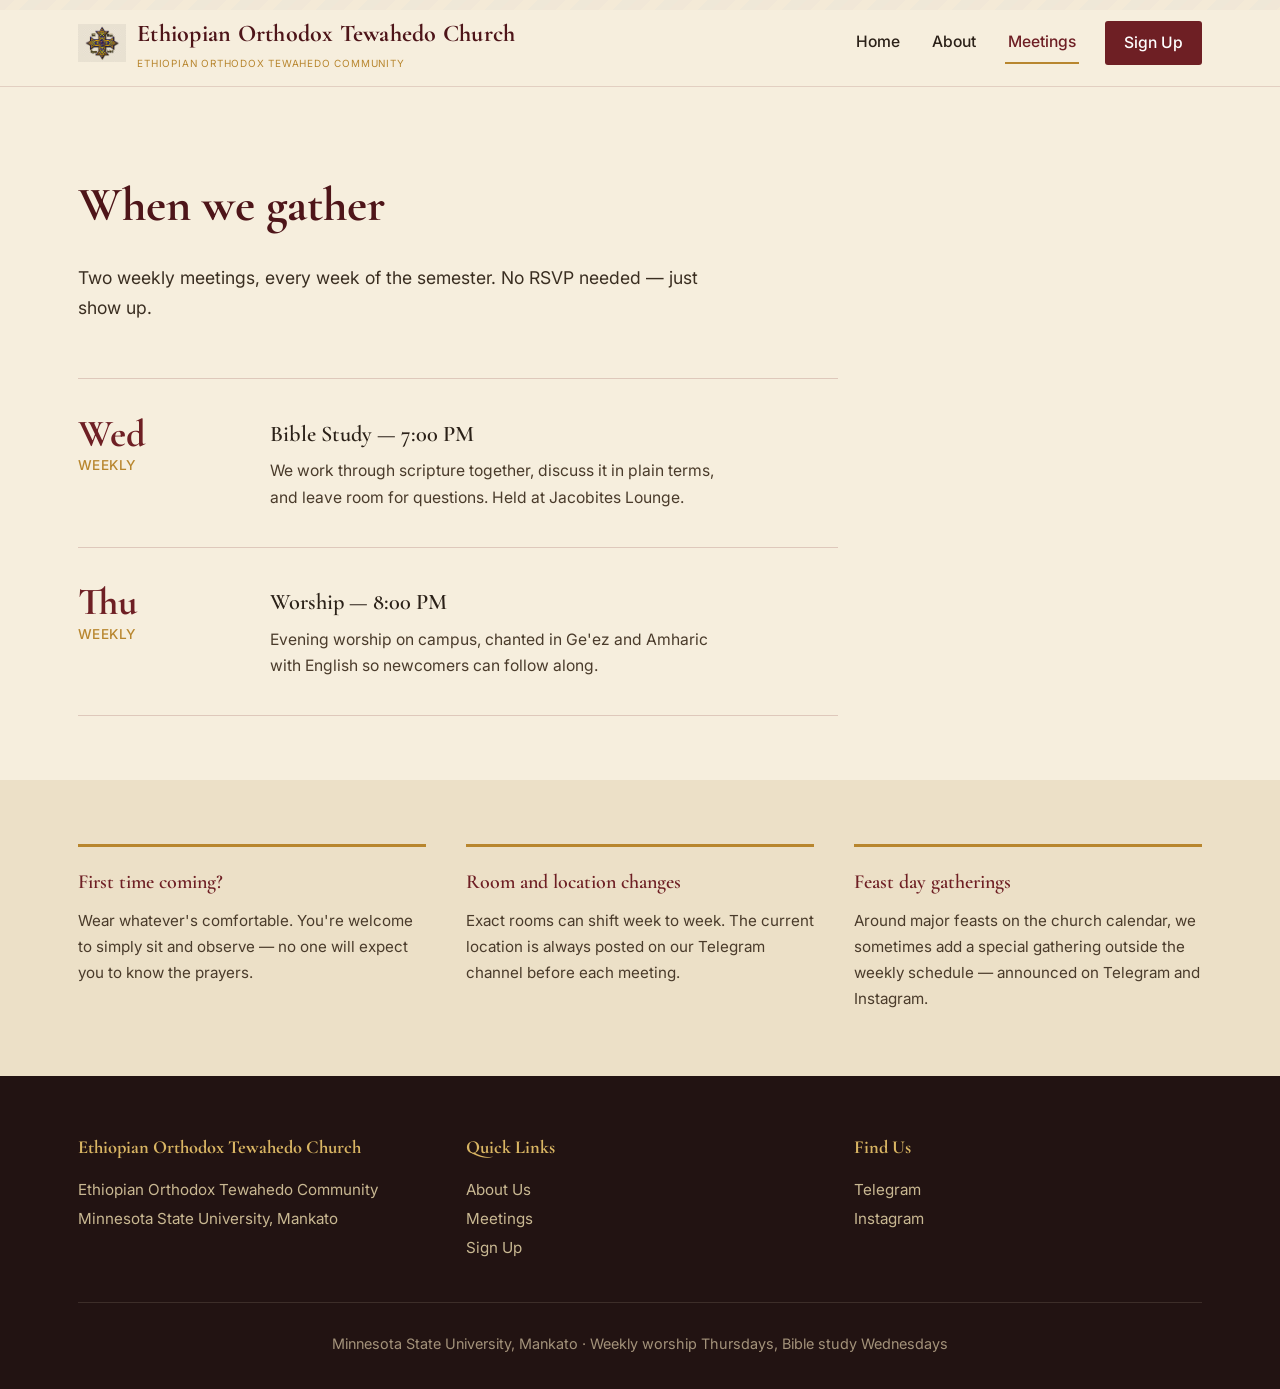
<file: events.html>
<!DOCTYPE html>
<html lang="en">
<head>
<meta charset="UTF-8">
<meta name="viewport" content="width=device-width, initial-scale=1.0">
<title>Meetings — Ethiopian Orthodox Tewahedo Community at MNSU</title>
<link rel="icon" href="image-1788378681880.png">
<link rel="preconnect" href="https://fonts.googleapis.com">
<link rel="preconnect" href="https://fonts.gstatic.com" crossorigin>
<link href="https://fonts.googleapis.com/css2?family=Cormorant+Garamond:ital,wght@0,500;0,600;0,700;1,500&family=Inter:wght@400;500;600&display=swap" rel="stylesheet">
<style>
:root{
  --parchment:#F6EEDD;--parchment-dark:#ECE0C7;--maroon:#6E1F24;--maroon-deep:#4E1519;
  --gold:#B8862E;--gold-light:#D9B563;--ink:#2B2118;--green:#33513F;
  --font-display:'Cormorant Garamond', Georgia, serif;--font-body:'Inter', Arial, sans-serif;
}
*{margin:0;padding:0;box-sizing:border-box;}
body{font-family:var(--font-body);color:var(--ink);background:var(--parchment);line-height:1.7;}
.container{max-width:1180px;margin:0 auto;padding:0 28px;}
.tibeb{height:10px;background:repeating-linear-gradient(135deg,var(--maroon) 0 10px,var(--gold) 10px 20px,var(--green) 20px 30px);}
header{position:fixed;top:0;width:100%;z-index:1000;background:rgba(246,238,221,0.97);border-bottom:1px solid rgba(110,31,36,0.15);}
nav{display:flex;align-items:center;justify-content:space-between;padding:0.9rem 0;}
.nav-left{display:flex;align-items:center;gap:0.7rem;text-decoration:none;}
.brand-text{font-family:var(--font-display);font-weight:700;font-size:1.5rem;color:var(--maroon-deep);letter-spacing:0.01em;}
.church-logo{width:48px;height:48px;object-fit:contain;mix-blend-mode:multiply;}
.brand-sub{display:block;font-family:var(--font-body);font-size:0.62rem;letter-spacing:0.08em;color:var(--gold);}
.nav-right{display:flex;align-items:center;gap:1.6rem;}
.nav-right a{color:var(--ink);font-weight:500;text-decoration:none;font-size:0.98rem;padding:0.4rem 0.2rem;border-bottom:2px solid transparent;transition:border-color 0.2s,color 0.2s;}
.nav-right a:hover,.nav-right a.active{color:var(--maroon);border-color:var(--gold);}
.nav-right a.cta{background:var(--maroon);color:#fff;padding:0.55rem 1.2rem;border-radius:3px;border-bottom:none;}
.nav-right a.cta:hover{background:var(--maroon-deep);color:#fff;}
.mobile-menu-toggle{display:none;flex-direction:column;background:none;border:none;cursor:pointer;padding:0.5rem;gap:5px;}
.mobile-menu-toggle span{width:24px;height:2px;background:var(--maroon-deep);border-radius:2px;}
main{margin-top:83px;}

.page-head{padding:4.5rem 0 2.5rem;}
.page-head h1{font-family:var(--font-display);font-weight:700;font-size:3rem;color:var(--maroon-deep);margin-bottom:1rem;max-width:20ch;}
.page-head p{font-size:1.1rem;color:#3a2e21;max-width:58ch;}

.weekly{padding:1rem 0 4rem;}
.week-list{max-width:760px;}
.week-item{
  display:flex;gap:2rem;align-items:flex-start;padding:2.2rem 0;border-bottom:1px solid rgba(110,31,36,0.18);
}
.week-item:first-child{border-top:1px solid rgba(110,31,36,0.18);}
.week-day{
  font-family:var(--font-display);font-weight:700;font-size:2.4rem;color:var(--maroon);min-width:160px;line-height:1;
}
.week-day span{display:block;font-family:var(--font-body);font-weight:500;font-size:0.85rem;color:var(--gold);letter-spacing:0.03em;margin-top:0.4rem;}
.week-info h3{font-family:var(--font-display);font-weight:600;font-size:1.4rem;color:var(--ink);margin-bottom:0.35rem;}
.week-info p{color:#4a3b2b;font-size:0.98rem;max-width:46ch;}

.note-band{background:var(--parchment-dark);padding:4rem 0;}
.note-band .container{display:flex;gap:2.5rem;flex-wrap:wrap;}
.note-card{flex:1 1 280px;border-top:3px solid var(--gold);padding-top:1.1rem;}
.note-card h3{font-family:var(--font-display);font-weight:600;font-size:1.25rem;color:var(--maroon);margin-bottom:0.6rem;}
.note-card p{font-size:0.95rem;color:#4a3b2b;}

footer{background:#221312;color:#d8c9ab;padding:3.5rem 0 2rem;}
.footer-grid{display:grid;grid-template-columns:repeat(auto-fit,minmax(220px,1fr));gap:2.5rem;margin-bottom:2.5rem;}
.footer-col h3{font-family:var(--font-display);color:var(--gold-light);font-size:1.15rem;margin-bottom:0.8rem;}
.footer-col p,.footer-col a{color:#c9b892;text-decoration:none;font-size:0.95rem;line-height:1.9;}
.footer-col a:hover{color:var(--gold-light);}
.footer-bottom{text-align:center;padding-top:1.8rem;border-top:1px solid rgba(216,201,171,0.15);color:#a3927a;font-size:0.9rem;}

@media (max-width:768px){
  .mobile-menu-toggle{display:flex;}
  .nav-right{position:absolute;top:100%;left:0;width:100%;background:var(--parchment);flex-direction:column;align-items:flex-start;gap:0;box-shadow:0 8px 20px rgba(0,0,0,0.08);transform:translateY(-120%);transition:transform 0.25s ease;padding:0.5rem 0;}
  .nav-right.active{transform:translateY(0);}
  .nav-right a{width:100%;padding:0.9rem 1.5rem;border-bottom:1px solid rgba(110,31,36,0.08);border-radius:0;}
  .nav-right a.cta{margin:0.7rem 1.5rem;width:calc(100% - 3rem);text-align:center;}
  main{margin-top:70px;}
  .church-logo{width:42px;height:42px;}
  .page-head h1{font-size:2.2rem;}
  .week-item{flex-direction:column;gap:0.6rem;}
  .week-day{min-width:0;}
}
</style>
<link rel="stylesheet" href="mobile.css">
</head>
<body>
<header>
  <div class="container">
    <nav>
      <a href="index.html" class="nav-left">
        <img class="church-logo" src="image-1788378681880.png" alt="Ethiopian Orthodox Tewahedo cross">
        <span>
          <span class="brand-text">Ethiopian Orthodox Tewahedo Church</span>
          <span class="brand-sub">ETHIOPIAN ORTHODOX TEWAHEDO COMMUNITY</span>
        </span>
      </a>
      <button class="mobile-menu-toggle" onclick="toggleMobileMenu()"><span></span><span></span><span></span></button>
      <div class="nav-right">
        <a href="index.html">Home</a>
        <a href="about.html">About</a>
        <a href="events.html" class="active">Meetings</a>
        <a href="signup.html" class="cta">Sign Up</a>
      </div>
    </nav>
  </div>
</header>
<div class="tibeb"></div>

<main>
  <section class="page-head">
    <div class="container">
      <h1>When we gather</h1>
      <p>Two weekly meetings, every week of the semester. No RSVP needed — just show up.</p>
    </div>
  </section>

  <section class="weekly">
    <div class="container">
      <div class="week-list">
        <div class="week-item">
          <div class="week-day">Wed<span>WEEKLY</span></div>
          <div class="week-info">
            <h3>Bible Study — 7:00 PM</h3>
            <p>We work through scripture together, discuss it in plain terms, and leave room for questions. Held at Jacobites Lounge.</p>
          </div>
        </div>
        <div class="week-item">
          <div class="week-day">Thu<span>WEEKLY</span></div>
          <div class="week-info">
            <h3>Worship — 8:00 PM</h3>
            <p>Evening worship on campus, chanted in Ge'ez and Amharic with English so newcomers can follow along.</p>
          </div>
        </div>
      </div>
    </div>
  </section>

  <section class="note-band">
    <div class="container">
      <div class="note-card">
        <h3>First time coming?</h3>
        <p>Wear whatever's comfortable. You're welcome to simply sit and observe — no one will expect you to know the prayers.</p>
      </div>
      <div class="note-card">
        <h3>Room and location changes</h3>
        <p>Exact rooms can shift week to week. The current location is always posted on our Telegram channel before each meeting.</p>
      </div>
      <div class="note-card">
        <h3>Feast day gatherings</h3>
        <p>Around major feasts on the church calendar, we sometimes add a special gathering outside the weekly schedule — announced on Telegram and Instagram.</p>
      </div>
    </div>
  </section>
</main>

<footer>
  <div class="container">
    <div class="footer-grid">
      <div class="footer-col">
        <h3>Ethiopian Orthodox Tewahedo Church</h3>
        <p>Ethiopian Orthodox Tewahedo Community<br>Minnesota State University, Mankato</p>
      </div>
      <div class="footer-col">
        <h3>Quick Links</h3>
        <p><a href="about.html">About Us</a></p>
        <p><a href="events.html">Meetings</a></p>
        <p><a href="signup.html">Sign Up</a></p>
      </div>
      <div class="footer-col">
        <h3>Find Us</h3>
        <p><a href="https://t.me/MNSUGibigubae" target="_blank" rel="noopener">Telegram</a></p>
        <p><a href="https://www.instagram.com/ethiopian_orthodox_community_/" target="_blank" rel="noopener">Instagram</a></p>
      </div>
    </div>
    <div class="footer-bottom">
      <p>Minnesota State University, Mankato · Weekly worship Thursdays, Bible study Wednesdays</p>
    </div>
  </div>
</footer>

<script>
function toggleMobileMenu(){
  document.querySelector('.nav-right').classList.toggle('active');
  document.querySelector('.mobile-menu-toggle').classList.toggle('active');
}
document.addEventListener('click', function(e){
  const nav = document.querySelector('nav');
  const navRight = document.querySelector('.nav-right');
  if(!nav.contains(e.target) && navRight.classList.contains('active')){
    navRight.classList.remove('active');
    document.querySelector('.mobile-menu-toggle').classList.remove('active');
  }
});
document.querySelectorAll('.nav-right a').forEach(link=>{
  link.addEventListener('click', ()=>{
    document.querySelector('.nav-right').classList.remove('active');
    document.querySelector('.mobile-menu-toggle').classList.remove('active');
  });
});
</script>
</body>
</html>
</file>
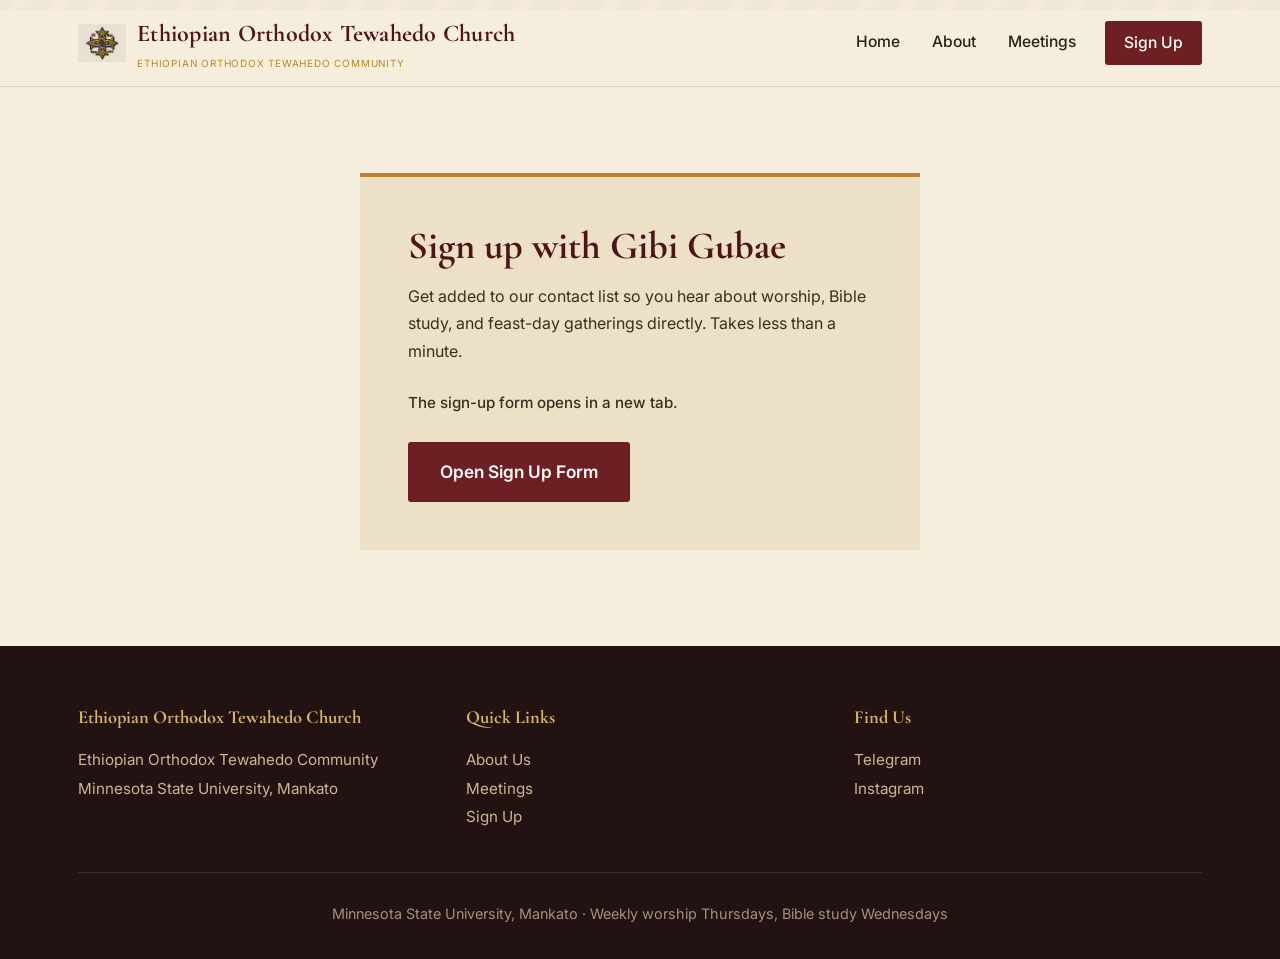
<file: signup.html>
<!DOCTYPE html>
<html lang="en">
<head>
<meta charset="UTF-8">
<meta name="viewport" content="width=device-width, initial-scale=1.0">
<title>Sign Up — Ethiopian Orthodox Tewahedo Community at MNSU</title>
<link rel="icon" href="image-1788378681880.png">
<link rel="preconnect" href="https://fonts.googleapis.com">
<link rel="preconnect" href="https://fonts.gstatic.com" crossorigin>
<link href="https://fonts.googleapis.com/css2?family=Cormorant+Garamond:ital,wght@0,500;0,600;0,700;1,500&family=Inter:wght@400;500;600&display=swap" rel="stylesheet">
<style>
:root{
  --parchment:#F6EEDD;--parchment-dark:#ECE0C7;--maroon:#6E1F24;--maroon-deep:#4E1519;
  --gold:#B8862E;--gold-light:#D9B563;--ink:#2B2118;--green:#33513F;
  --font-display:'Cormorant Garamond', Georgia, serif;--font-body:'Inter', Arial, sans-serif;
}
*{margin:0;padding:0;box-sizing:border-box;}
body{font-family:var(--font-body);color:var(--ink);background:var(--parchment);line-height:1.7;}
.container{max-width:1180px;margin:0 auto;padding:0 28px;}
.tibeb{height:10px;background:repeating-linear-gradient(135deg,var(--maroon) 0 10px,var(--gold) 10px 20px,var(--green) 20px 30px);}
header{position:fixed;top:0;width:100%;z-index:1000;background:rgba(246,238,221,0.97);border-bottom:1px solid rgba(110,31,36,0.15);}
nav{display:flex;align-items:center;justify-content:space-between;padding:0.9rem 0;}
.nav-left{display:flex;align-items:center;gap:0.7rem;text-decoration:none;}
.brand-text{font-family:var(--font-display);font-weight:700;font-size:1.5rem;color:var(--maroon-deep);letter-spacing:0.01em;}
.church-logo{width:48px;height:48px;object-fit:contain;mix-blend-mode:multiply;}
.brand-sub{display:block;font-family:var(--font-body);font-size:0.62rem;letter-spacing:0.08em;color:var(--gold);}
.nav-right{display:flex;align-items:center;gap:1.6rem;}
.nav-right a{color:var(--ink);font-weight:500;text-decoration:none;font-size:0.98rem;padding:0.4rem 0.2rem;border-bottom:2px solid transparent;transition:border-color 0.2s,color 0.2s;}
.nav-right a:hover,.nav-right a.active{color:var(--maroon);border-color:var(--gold);}
.nav-right a.cta{background:var(--maroon);color:#fff;padding:0.55rem 1.2rem;border-radius:3px;border-bottom:none;}
.nav-right a.cta:hover{background:var(--maroon-deep);color:#fff;}
.mobile-menu-toggle{display:none;flex-direction:column;background:none;border:none;cursor:pointer;padding:0.5rem;gap:5px;}
.mobile-menu-toggle span{width:24px;height:2px;background:var(--maroon-deep);border-radius:2px;}
main{margin-top:83px;}

.signup-wrap{padding:5rem 0 6rem;display:flex;justify-content:center;}
.signup-card{
  max-width:560px;width:100%;background:var(--parchment-dark);border-top:4px solid var(--gold);padding:3rem;
}
.signup-card h1{font-family:var(--font-display);font-weight:700;font-size:2.4rem;color:var(--maroon-deep);margin-bottom:1rem;line-height:1.1;}
.signup-card p{color:#3a2e21;margin-bottom:1.6rem;}
.signup-note{color:var(--green);font-size:0.95rem;font-weight:500;margin-bottom:2rem;}
.btn-cta{
  display:inline-flex;align-items:center;gap:0.6rem;background:var(--maroon);color:#fff;font-weight:600;font-size:1.08rem;
  padding:0.95rem 2rem;border-radius:3px;text-decoration:none;transition:background 0.2s;
}
.btn-cta:hover{background:var(--maroon-deep);}

footer{background:#221312;color:#d8c9ab;padding:3.5rem 0 2rem;}
.footer-grid{display:grid;grid-template-columns:repeat(auto-fit,minmax(220px,1fr));gap:2.5rem;margin-bottom:2.5rem;}
.footer-col h3{font-family:var(--font-display);color:var(--gold-light);font-size:1.15rem;margin-bottom:0.8rem;}
.footer-col p,.footer-col a{color:#c9b892;text-decoration:none;font-size:0.95rem;line-height:1.9;}
.footer-col a:hover{color:var(--gold-light);}
.footer-bottom{text-align:center;padding-top:1.8rem;border-top:1px solid rgba(216,201,171,0.15);color:#a3927a;font-size:0.9rem;}

@media (max-width:768px){
  .mobile-menu-toggle{display:flex;}
  .nav-right{position:absolute;top:100%;left:0;width:100%;background:var(--parchment);flex-direction:column;align-items:flex-start;gap:0;box-shadow:0 8px 20px rgba(0,0,0,0.08);transform:translateY(-120%);transition:transform 0.25s ease;padding:0.5rem 0;}
  .nav-right.active{transform:translateY(0);}
  .nav-right a{width:100%;padding:0.9rem 1.5rem;border-bottom:1px solid rgba(110,31,36,0.08);border-radius:0;}
  .nav-right a.cta{margin:0.7rem 1.5rem;width:calc(100% - 3rem);text-align:center;}
  main{margin-top:70px;}
  .church-logo{width:42px;height:42px;}
  .signup-card{padding:2rem;}
  .signup-card h1{font-size:1.9rem;}
}
</style>
<link rel="stylesheet" href="mobile.css">
</head>
<body>
<header>
  <div class="container">
    <nav>
      <a href="index.html" class="nav-left">
        <img class="church-logo" src="image-1788378681880.png" alt="Ethiopian Orthodox Tewahedo cross">
        <span>
          <span class="brand-text">Ethiopian Orthodox Tewahedo Church</span>
          <span class="brand-sub">ETHIOPIAN ORTHODOX TEWAHEDO COMMUNITY</span>
        </span>
      </a>
      <button class="mobile-menu-toggle" onclick="toggleMobileMenu()"><span></span><span></span><span></span></button>
      <div class="nav-right">
        <a href="index.html">Home</a>
        <a href="about.html">About</a>
        <a href="events.html">Meetings</a>
        <a href="signup.html" class="cta active">Sign Up</a>
      </div>
    </nav>
  </div>
</header>
<div class="tibeb"></div>

<main>
  <section class="signup-wrap">
    <div class="signup-card">
      <h1>Sign up with Gibi Gubae</h1>
      <p>Get added to our contact list so you hear about worship, Bible study, and feast-day gatherings directly. Takes less than a minute.</p>
      <p class="signup-note">The sign-up form opens in a new tab.</p>
      <a class="btn-cta" href="https://forms.office.com/Pages/ResponsePage.aspx?id=xscRULQKq0ae9PrnSpIaf8HzK7tgQPdGvfiqSc8FAIdUNDhTUlUzUEIyRUFFOTVFVFZLMEZLTUNKNS4u" target="_blank" rel="noopener">Open Sign Up Form</a>
    </div>
  </section>
</main>

<footer>
  <div class="container">
    <div class="footer-grid">
      <div class="footer-col">
        <h3>Ethiopian Orthodox Tewahedo Church</h3>
        <p>Ethiopian Orthodox Tewahedo Community<br>Minnesota State University, Mankato</p>
      </div>
      <div class="footer-col">
        <h3>Quick Links</h3>
        <p><a href="about.html">About Us</a></p>
        <p><a href="events.html">Meetings</a></p>
        <p><a href="signup.html">Sign Up</a></p>
      </div>
      <div class="footer-col">
        <h3>Find Us</h3>
        <p><a href="https://t.me/MNSUGibigubae" target="_blank" rel="noopener">Telegram</a></p>
        <p><a href="https://www.instagram.com/ethiopian_orthodox_community_/" target="_blank" rel="noopener">Instagram</a></p>
      </div>
    </div>
    <div class="footer-bottom">
      <p>Minnesota State University, Mankato · Weekly worship Thursdays, Bible study Wednesdays</p>
    </div>
  </div>
</footer>

<script>
function toggleMobileMenu(){
  document.querySelector('.nav-right').classList.toggle('active');
  document.querySelector('.mobile-menu-toggle').classList.toggle('active');
}
document.addEventListener('click', function(e){
  const nav = document.querySelector('nav');
  const navRight = document.querySelector('.nav-right');
  if(!nav.contains(e.target) && navRight.classList.contains('active')){
    navRight.classList.remove('active');
    document.querySelector('.mobile-menu-toggle').classList.remove('active');
  }
});
document.querySelectorAll('.nav-right a').forEach(link=>{
  link.addEventListener('click', ()=>{
    document.querySelector('.nav-right').classList.remove('active');
    document.querySelector('.mobile-menu-toggle').classList.remove('active');
  });
});
</script>
</body>
</html>
</file>
<file: mobile.css>
/* Shared phone layout overrides */
@media (max-width: 768px) {
  html, body { overflow-x: hidden; }
  .container { width: 100%; max-width: none; padding-left: 18px; padding-right: 18px; }
  header { min-height: 70px; }
  nav { min-height: 70px; padding: 0.65rem 0; gap: 8px; }
  .nav-left { min-width: 0; max-width: calc(100% - 54px); gap: 0.5rem; }
  .church-logo { flex: 0 0 38px; width: 38px; height: 38px; }
  .brand-text { display: block; font-size: 1.08rem; line-height: 1.05; overflow-wrap: anywhere; }
  .brand-sub { font-size: 0.48rem; line-height: 1.15; margin-top: 3px; letter-spacing: 0.045em; }
  .mobile-menu-toggle { flex: 0 0 42px; min-height: 42px; min-width: 42px; align-items: center; justify-content: center; }
  .nav-right { max-height: calc(100vh - 70px); overflow-y: auto; visibility: hidden; pointer-events: none; }
  .nav-right.active { visibility: visible; pointer-events: auto; }
  main { margin-top: 70px; }
  .hero { padding: 3rem 0 2.5rem; }
  .hero .container { gap: 1.8rem; }
  .hero-text { width: 100%; }
  .hero-art { width: 100%; }
  .cross-roundel { width: min(190px, 58vw); height: auto; }
  h1 { font-size: clamp(2.2rem, 10vw, 3rem); overflow-wrap: anywhere; }
  .lede, .page-head p { font-size: 1rem; }
  .hero-links, .learn-links { width: 100%; flex-direction: column; gap: 0.75rem; }
  .btn, .hero-links a, .learn-btn { width: 100%; justify-content: center; text-align: center; }
  .intro, .gather, .article, .page-head, .learn-more { padding-top: 2.8rem; padding-bottom: 2.8rem; }
  .article .container, .gather .container { display: block; }
  .article-main, .side, .gather-copy, .week-list, .visit .container { width: 100%; min-width: 0; }
  .side { margin-top: 2rem; }
  .pillar, .week-item, .contact-card, .signup-card { width: 100%; min-width: 0; }
  .week-item { flex-direction: column; align-items: flex-start; gap: 0.65rem; }
  .week-day { min-width: 0; font-size: 1.8rem; }
  .contact-grid { display: block; }
  .contact-card { margin-top: 1.5rem; }
  .footer-grid { grid-template-columns: 1fr; gap: 1.5rem; text-align: left; }
  footer { padding: 2.5rem 0 1.5rem; }
  .footer-bottom { font-size: 0.78rem; }
}
@media (max-width: 390px) {
  .container { padding-left: 14px; padding-right: 14px; }
  .brand-text { font-size: 0.96rem; }
  .brand-sub { font-size: 0.42rem; }
  .church-logo { flex-basis: 34px; width: 34px; height: 34px; }
  .hero-links .btn { padding-left: 0.8rem; padding-right: 0.8rem; }
}
</file>
